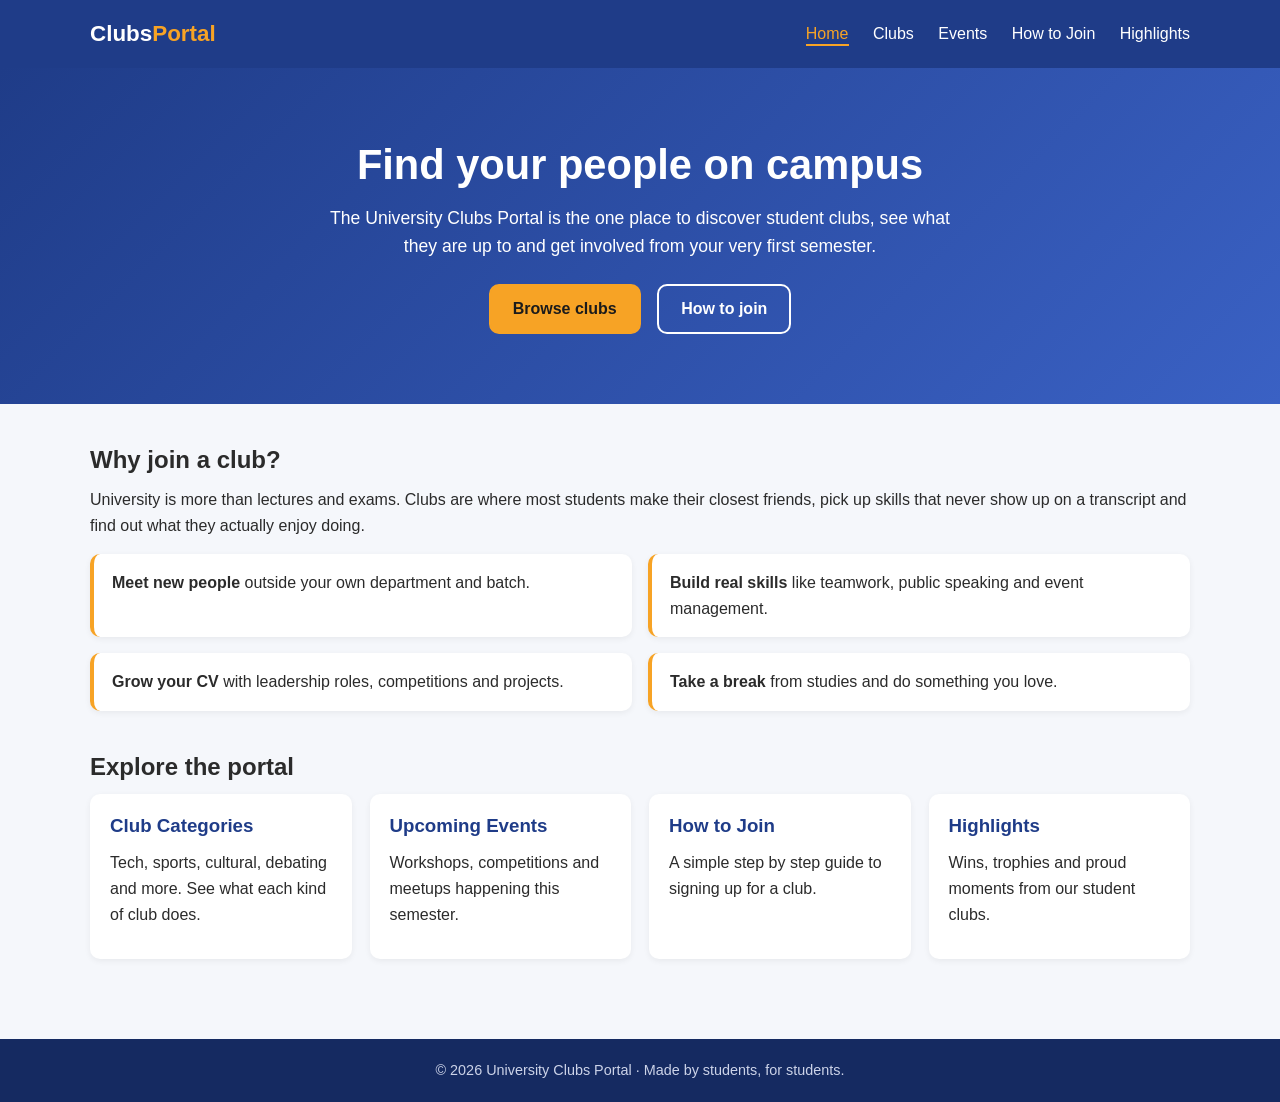
<file: src/index.html>
<!DOCTYPE html>
<html lang="en">
<head>
  <meta charset="UTF-8">
  <meta name="viewport" content="width=device-width, initial-scale=1.0">
  <title>Home | University Clubs Portal</title>
  <link rel="stylesheet" href="../styles/style.css">
</head>
<body>
  <header class="site-header">
    <div class="container header-inner">
      <a href="index.html" class="logo">Clubs<span>Portal</span></a>
      <nav class="main-nav">
        <a href="index.html" class="active" aria-current="page">Home</a>
        <a href="clubs.html">Clubs</a>
        <a href="events.html">Events</a>
        <a href="join.html">How to Join</a>
        <a href="highlights.html">Highlights</a>
      </nav>
    </div>
  </header>

  <section class="hero">
    <div class="container">
      <h1>Find your people on campus</h1>
      <p>The University Clubs Portal is the one place to discover student clubs, see what they are up to and get involved from your very first semester.</p>
      <div class="hero-actions">
        <a href="clubs.html" class="btn">Browse clubs</a>
        <a href="join.html" class="btn btn-outline">How to join</a>
      </div>
    </div>
  </section>

  <main class="container">
    <section class="intro">
      <h2>Why join a club?</h2>
      <p>University is more than lectures and exams. Clubs are where most students make their closest friends, pick up skills that never show up on a transcript and find out what they actually enjoy doing.</p>
      <ul class="benefits">
        <li><strong>Meet new people</strong> outside your own department and batch.</li>
        <li><strong>Build real skills</strong> like teamwork, public speaking and event management.</li>
        <li><strong>Grow your CV</strong> with leadership roles, competitions and projects.</li>
        <li><strong>Take a break</strong> from studies and do something you love.</li>
      </ul>
    </section>

    <section class="explore">
      <h2>Explore the portal</h2>
      <div class="explore-grid">
        <a href="clubs.html" class="explore-card">
          <h3>Club Categories</h3>
          <p>Tech, sports, cultural, debating and more. See what each kind of club does.</p>
        </a>
        <a href="events.html" class="explore-card">
          <h3>Upcoming Events</h3>
          <p>Workshops, competitions and meetups happening this semester.</p>
        </a>
        <a href="join.html" class="explore-card">
          <h3>How to Join</h3>
          <p>A simple step by step guide to signing up for a club.</p>
        </a>
        <a href="highlights.html" class="explore-card">
          <h3>Highlights</h3>
          <p>Wins, trophies and proud moments from our student clubs.</p>
        </a>
      </div>
    </section>
  </main>

  <footer class="site-footer">
    <div class="container">
      <p>&copy; 2026 University Clubs Portal &middot; Made by students, for students.</p>
    </div>
  </footer>
</body>
</html>
</file>
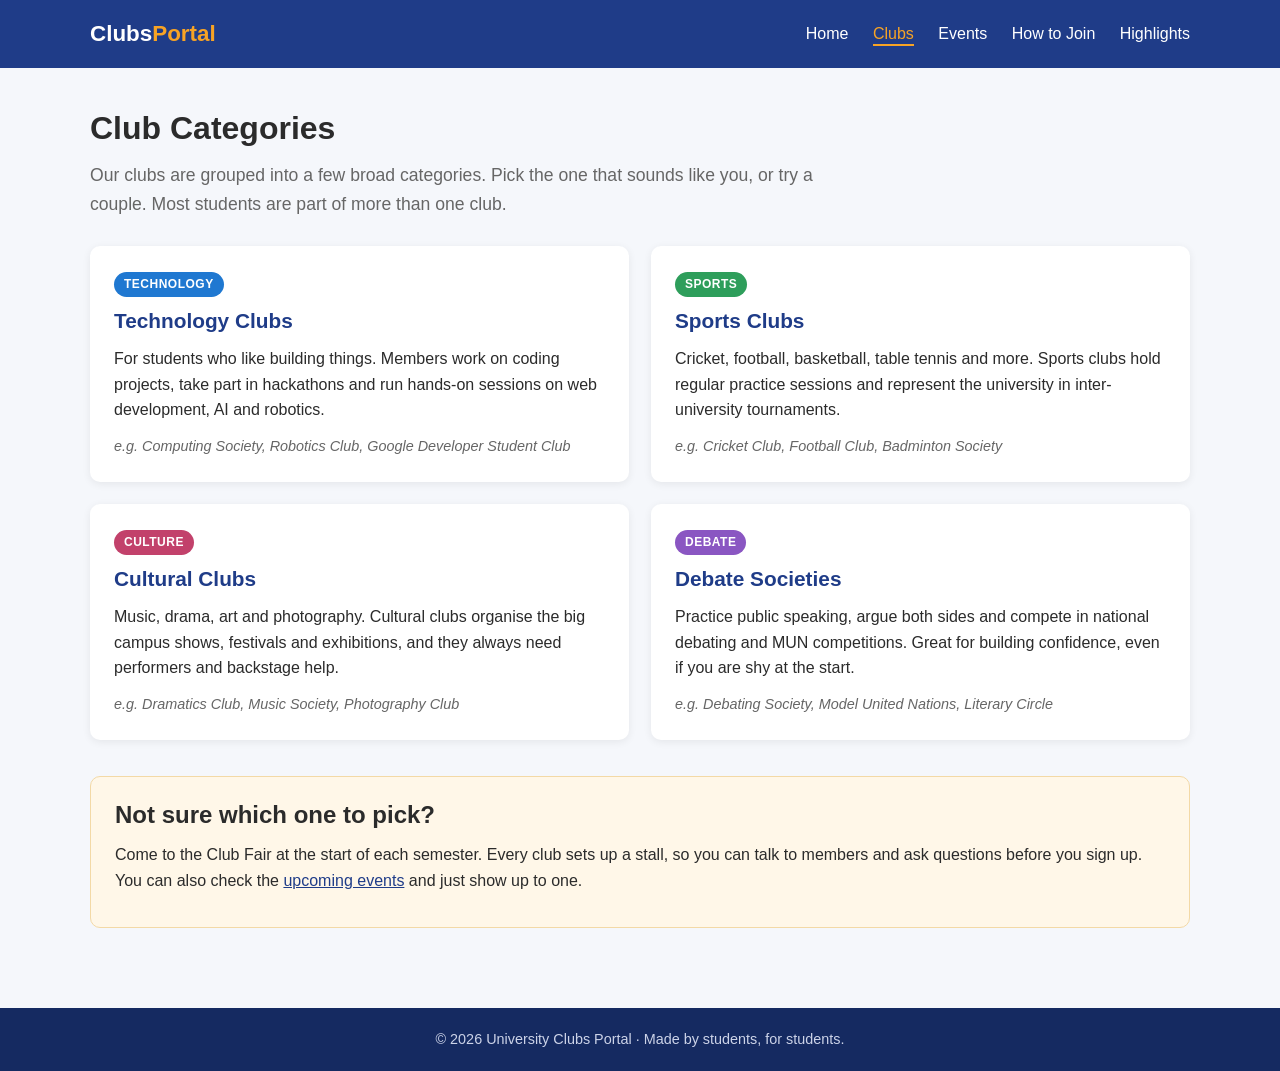
<file: src/clubs.html>
<!DOCTYPE html>
<html lang="en">
<head>
  <meta charset="UTF-8">
  <meta name="viewport" content="width=device-width, initial-scale=1.0">
  <title>Club Categories | University Clubs Portal</title>
  <link rel="stylesheet" href="../styles/style.css">
</head>
<body>
  <header class="site-header">
    <div class="container header-inner">
      <a href="index.html" class="logo">Clubs<span>Portal</span></a>
      <nav class="main-nav">
        <a href="index.html">Home</a>
        <a href="clubs.html" class="active" aria-current="page">Clubs</a>
        <a href="events.html">Events</a>
        <a href="join.html">How to Join</a>
        <a href="highlights.html">Highlights</a>
      </nav>
    </div>
  </header>

  <main class="container">
    <h1>Club Categories</h1>
    <p class="page-lead">Our clubs are grouped into a few broad categories. Pick the one that sounds like you, or try a couple. Most students are part of more than one club.</p>

    <div class="category-grid">
      <article class="category-card">
        <span class="category-tag tag-tech">Technology</span>
        <h2>Technology Clubs</h2>
        <p>For students who like building things. Members work on coding projects, take part in hackathons and run hands-on sessions on web development, AI and robotics.</p>
        <p class="examples">e.g. Computing Society, Robotics Club, Google Developer Student Club</p>
      </article>

      <article class="category-card">
        <span class="category-tag tag-sports">Sports</span>
        <h2>Sports Clubs</h2>
        <p>Cricket, football, basketball, table tennis and more. Sports clubs hold regular practice sessions and represent the university in inter-university tournaments.</p>
        <p class="examples">e.g. Cricket Club, Football Club, Badminton Society</p>
      </article>

      <article class="category-card">
        <span class="category-tag tag-culture">Culture</span>
        <h2>Cultural Clubs</h2>
        <p>Music, drama, art and photography. Cultural clubs organise the big campus shows, festivals and exhibitions, and they always need performers and backstage help.</p>
        <p class="examples">e.g. Dramatics Club, Music Society, Photography Club</p>
      </article>

      <article class="category-card">
        <span class="category-tag tag-debate">Debate</span>
        <h2>Debate Societies</h2>
        <p>Practice public speaking, argue both sides and compete in national debating and MUN competitions. Great for building confidence, even if you are shy at the start.</p>
        <p class="examples">e.g. Debating Society, Model United Nations, Literary Circle</p>
      </article>
    </div>

    <section class="not-sure">
      <h2>Not sure which one to pick?</h2>
      <p>Come to the Club Fair at the start of each semester. Every club sets up a stall, so you can talk to members and ask questions before you sign up. You can also check the <a href="events.html">upcoming events</a> and just show up to one.</p>
    </section>
  </main>

  <footer class="site-footer">
    <div class="container">
      <p>&copy; 2026 University Clubs Portal &middot; Made by students, for students.</p>
    </div>
  </footer>
</body>
</html>
</file>
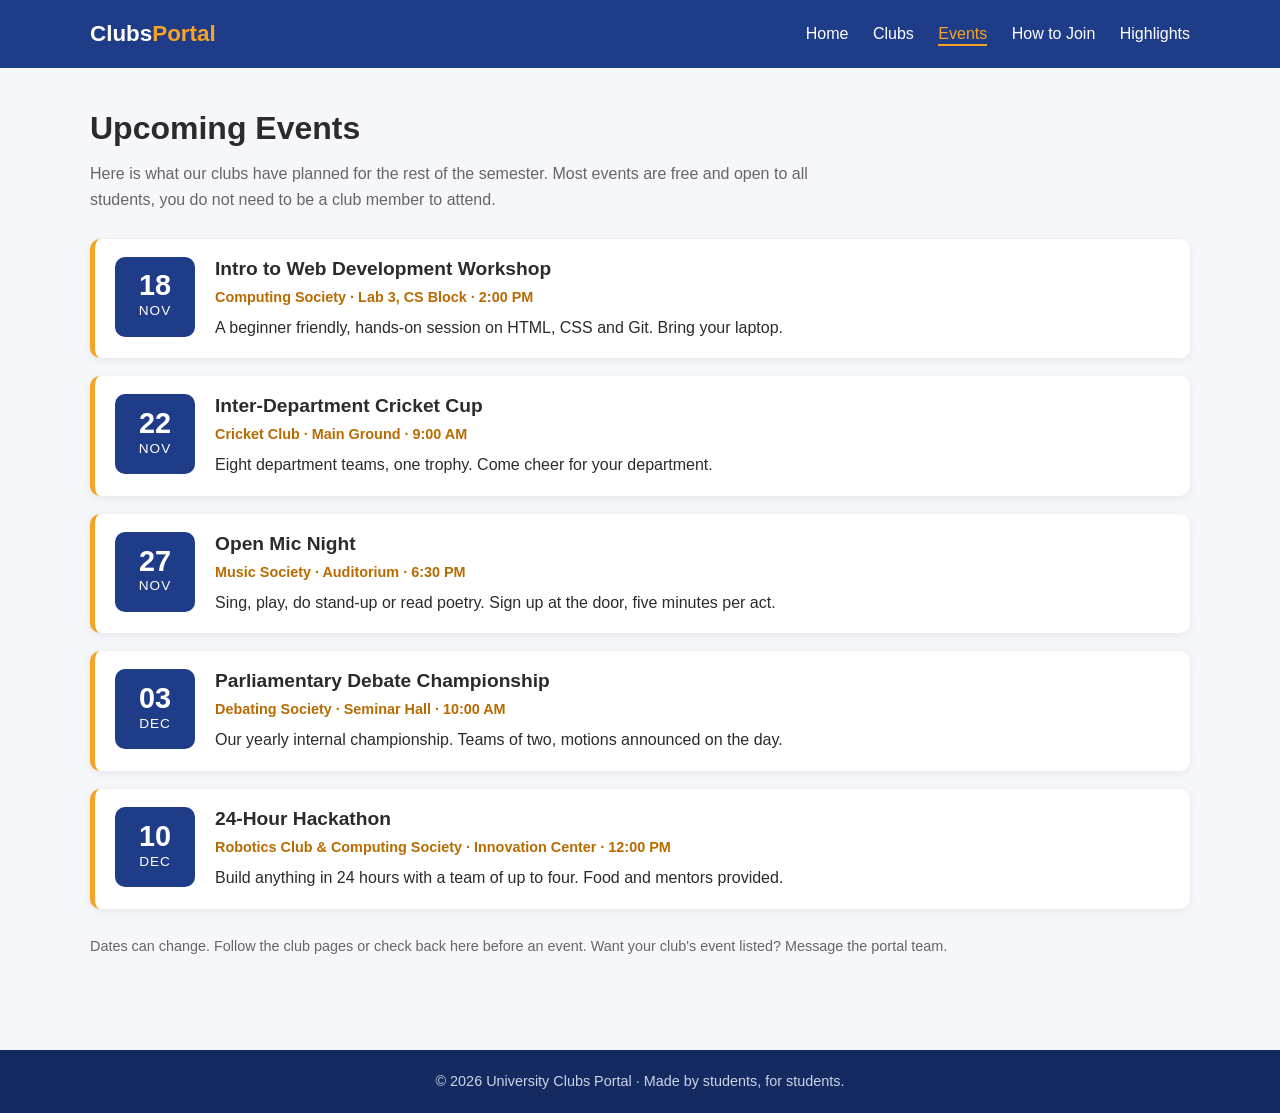
<file: src/events.html>
<!DOCTYPE html>
<html lang="en">
<head>
  <meta charset="UTF-8">
  <meta name="viewport" content="width=device-width, initial-scale=1.0">
  <title>Upcoming Events | University Clubs Portal</title>
  <link rel="stylesheet" href="../styles/style.css">
</head>
<body>
  <header class="site-header">
    <div class="container header-inner">
      <a href="index.html" class="logo">Clubs<span>Portal</span></a>
      <nav class="main-nav">
        <a href="index.html">Home</a>
        <a href="clubs.html">Clubs</a>
        <a href="events.html" class="active" aria-current="page">Events</a>
        <a href="join.html">How to Join</a>
        <a href="highlights.html">Highlights</a>
      </nav>
    </div>
  </header>

  <main class="container">
    <h1>Upcoming Events</h1>
    <p class="events-intro">Here is what our clubs have planned for the rest of the semester. Most events are free and open to all students, you do not need to be a club member to attend.</p>

    <div class="event-list">
      <article class="event">
        <div class="event-date"><span class="day">18</span><span class="month">Nov</span></div>
        <div class="event-info">
          <h2>Intro to Web Development Workshop</h2>
          <p class="event-meta">Computing Society &middot; Lab 3, CS Block &middot; 2:00 PM</p>
          <p>A beginner friendly, hands-on session on HTML, CSS and Git. Bring your laptop.</p>
        </div>
      </article>

      <article class="event">
        <div class="event-date"><span class="day">22</span><span class="month">Nov</span></div>
        <div class="event-info">
          <h2>Inter-Department Cricket Cup</h2>
          <p class="event-meta">Cricket Club &middot; Main Ground &middot; 9:00 AM</p>
          <p>Eight department teams, one trophy. Come cheer for your department.</p>
        </div>
      </article>

      <article class="event">
        <div class="event-date"><span class="day">27</span><span class="month">Nov</span></div>
        <div class="event-info">
          <h2>Open Mic Night</h2>
          <p class="event-meta">Music Society &middot; Auditorium &middot; 6:30 PM</p>
          <p>Sing, play, do stand-up or read poetry. Sign up at the door, five minutes per act.</p>
        </div>
      </article>

      <article class="event">
        <div class="event-date"><span class="day">03</span><span class="month">Dec</span></div>
        <div class="event-info">
          <h2>Parliamentary Debate Championship</h2>
          <p class="event-meta">Debating Society &middot; Seminar Hall &middot; 10:00 AM</p>
          <p>Our yearly internal championship. Teams of two, motions announced on the day.</p>
        </div>
      </article>

      <article class="event">
        <div class="event-date"><span class="day">10</span><span class="month">Dec</span></div>
        <div class="event-info">
          <h2>24-Hour Hackathon</h2>
          <p class="event-meta">Robotics Club &amp; Computing Society &middot; Innovation Center &middot; 12:00 PM</p>
          <p>Build anything in 24 hours with a team of up to four. Food and mentors provided.</p>
        </div>
      </article>
    </div>

    <p class="events-note">Dates can change. Follow the club pages or check back here before an event. Want your club's event listed? Message the portal team.</p>
  </main>

  <footer class="site-footer">
    <div class="container">
      <p>&copy; 2026 University Clubs Portal &middot; Made by students, for students.</p>
    </div>
  </footer>
</body>
</html>
</file>
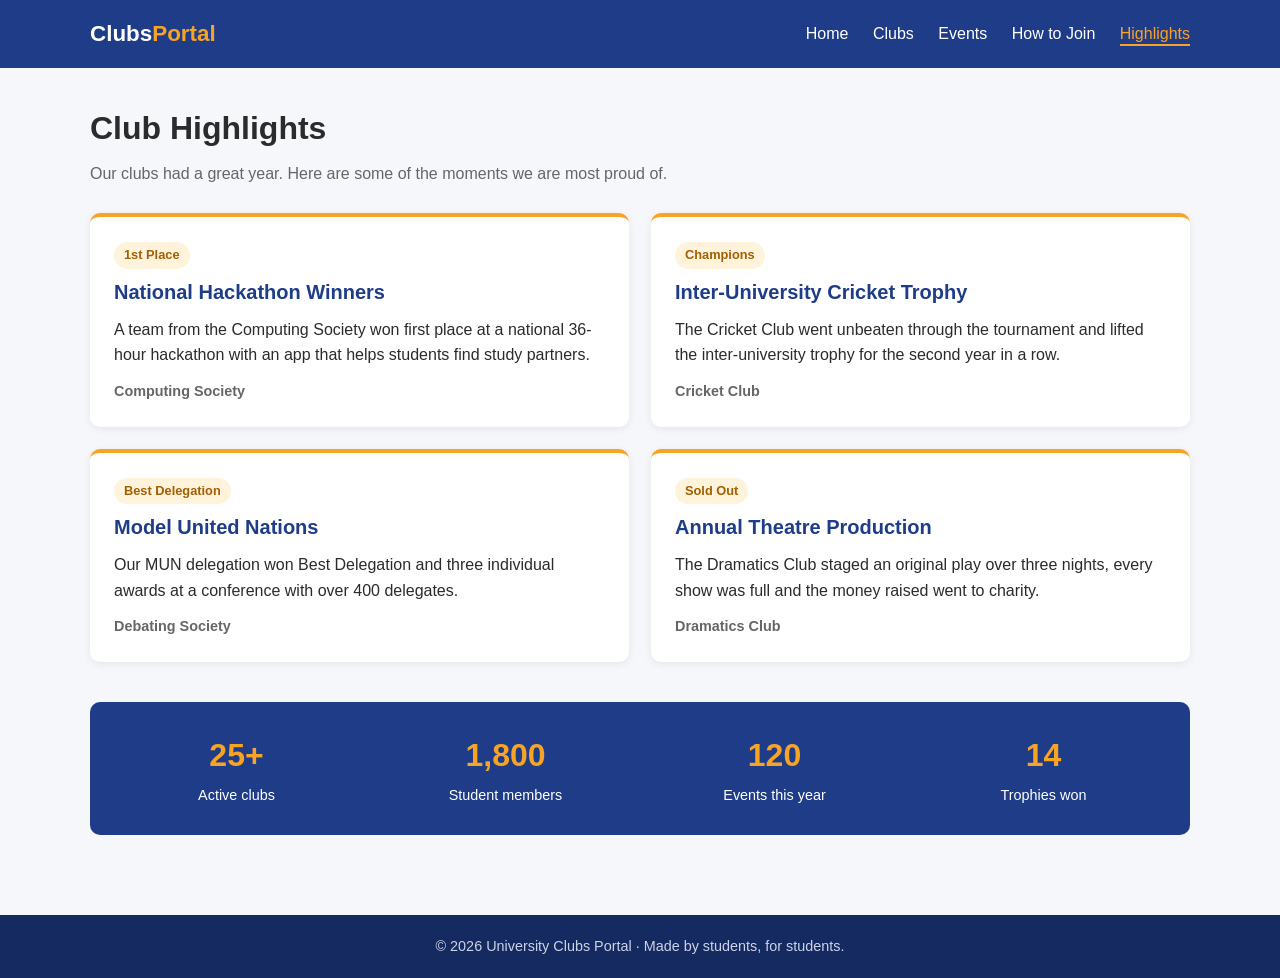
<file: src/highlights.html>
<!DOCTYPE html>
<html lang="en">
<head>
  <meta charset="UTF-8">
  <meta name="viewport" content="width=device-width, initial-scale=1.0">
  <title>Highlights | University Clubs Portal</title>
  <link rel="stylesheet" href="../styles/style.css">
</head>
<body>
  <header class="site-header">
    <div class="container header-inner">
      <a href="index.html" class="logo">Clubs<span>Portal</span></a>
      <nav class="main-nav">
        <a href="index.html">Home</a>
        <a href="clubs.html">Clubs</a>
        <a href="events.html">Events</a>
        <a href="join.html">How to Join</a>
        <a href="highlights.html" class="active" aria-current="page">Highlights</a>
      </nav>
    </div>
  </header>

  <main class="container">
    <h1>Club Highlights</h1>
    <p class="hl-intro">Our clubs had a great year. Here are some of the moments we are most proud of.</p>

    <div class="highlight-grid">
      <article class="highlight">
        <span class="hl-badge">1st Place</span>
        <h2>National Hackathon Winners</h2>
        <p>A team from the Computing Society won first place at a national 36-hour hackathon with an app that helps students find study partners.</p>
        <p class="hl-club">Computing Society</p>
      </article>

      <article class="highlight">
        <span class="hl-badge">Champions</span>
        <h2>Inter-University Cricket Trophy</h2>
        <p>The Cricket Club went unbeaten through the tournament and lifted the inter-university trophy for the second year in a row.</p>
        <p class="hl-club">Cricket Club</p>
      </article>

      <article class="highlight">
        <span class="hl-badge">Best Delegation</span>
        <h2>Model United Nations</h2>
        <p>Our MUN delegation won Best Delegation and three individual awards at a conference with over 400 delegates.</p>
        <p class="hl-club">Debating Society</p>
      </article>

      <article class="highlight">
        <span class="hl-badge">Sold Out</span>
        <h2>Annual Theatre Production</h2>
        <p>The Dramatics Club staged an original play over three nights, every show was full and the money raised went to charity.</p>
        <p class="hl-club">Dramatics Club</p>
      </article>
    </div>

    <section class="stats">
      <div class="stat"><span class="stat-num">25+</span><span class="stat-label">Active clubs</span></div>
      <div class="stat"><span class="stat-num">1,800</span><span class="stat-label">Student members</span></div>
      <div class="stat"><span class="stat-num">120</span><span class="stat-label">Events this year</span></div>
      <div class="stat"><span class="stat-num">14</span><span class="stat-label">Trophies won</span></div>
    </section>
  </main>

  <footer class="site-footer">
    <div class="container">
      <p>&copy; 2026 University Clubs Portal &middot; Made by students, for students.</p>
    </div>
  </footer>
</body>
</html>
</file>
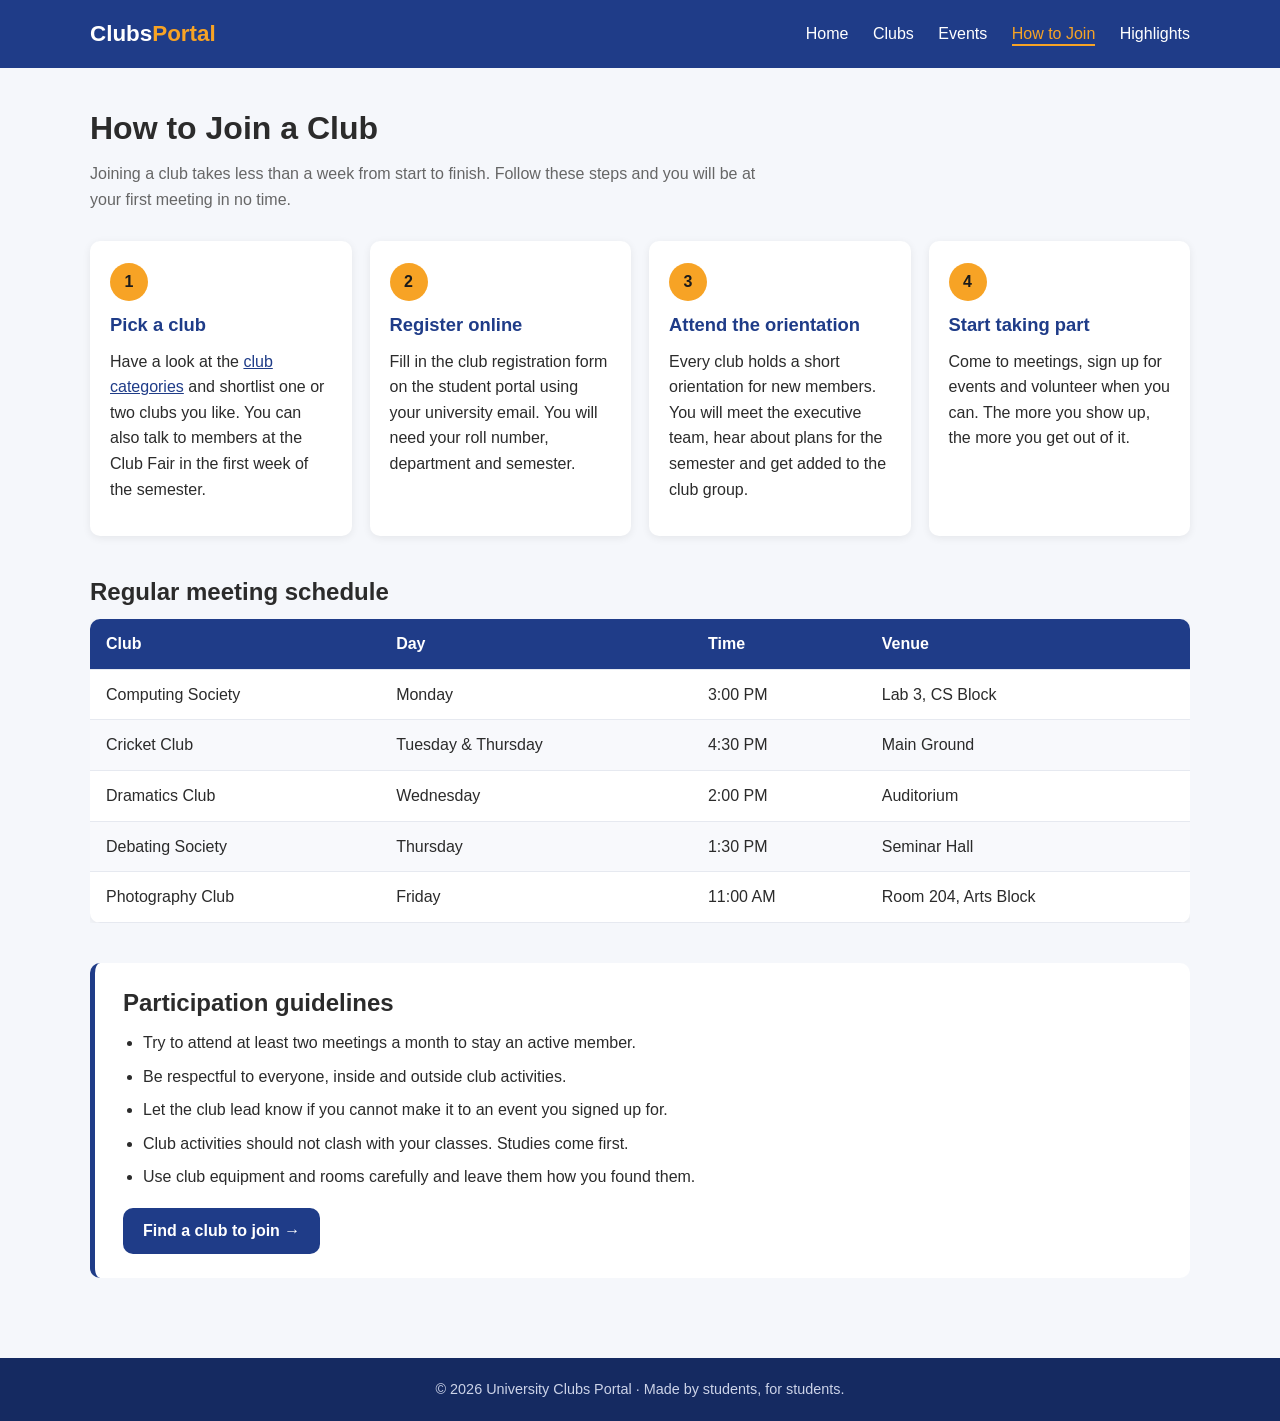
<file: src/join.html>
<!DOCTYPE html>
<html lang="en">
<head>
  <meta charset="UTF-8">
  <meta name="viewport" content="width=device-width, initial-scale=1.0">
  <title>How to Join | University Clubs Portal</title>
  <link rel="stylesheet" href="../styles/style.css">
</head>
<body>
  <header class="site-header">
    <div class="container header-inner">
      <a href="index.html" class="logo">Clubs<span>Portal</span></a>
      <nav class="main-nav">
        <a href="index.html">Home</a>
        <a href="clubs.html">Clubs</a>
        <a href="events.html">Events</a>
        <a href="join.html" class="active" aria-current="page">How to Join</a>
        <a href="highlights.html">Highlights</a>
      </nav>
    </div>
  </header>

  <main class="container">
    <h1>How to Join a Club</h1>
    <p class="join-intro">Joining a club takes less than a week from start to finish. Follow these steps and you will be at your first meeting in no time.</p>

    <ol class="steps">
      <li class="step">
        <h2>Pick a club</h2>
        <p>Have a look at the <a href="clubs.html">club categories</a> and shortlist one or two clubs you like. You can also talk to members at the Club Fair in the first week of the semester.</p>
      </li>
      <li class="step">
        <h2>Register online</h2>
        <p>Fill in the club registration form on the student portal using your university email. You will need your roll number, department and semester.</p>
      </li>
      <li class="step">
        <h2>Attend the orientation</h2>
        <p>Every club holds a short orientation for new members. You will meet the executive team, hear about plans for the semester and get added to the club group.</p>
      </li>
      <li class="step">
        <h2>Start taking part</h2>
        <p>Come to meetings, sign up for events and volunteer when you can. The more you show up, the more you get out of it.</p>
      </li>
    </ol>

    <section class="schedule">
      <h2>Regular meeting schedule</h2>
      <div class="table-wrap">
        <table>
          <thead>
            <tr><th>Club</th><th>Day</th><th>Time</th><th>Venue</th></tr>
          </thead>
          <tbody>
            <tr><td>Computing Society</td><td>Monday</td><td>3:00 PM</td><td>Lab 3, CS Block</td></tr>
            <tr><td>Cricket Club</td><td>Tuesday &amp; Thursday</td><td>4:30 PM</td><td>Main Ground</td></tr>
            <tr><td>Dramatics Club</td><td>Wednesday</td><td>2:00 PM</td><td>Auditorium</td></tr>
            <tr><td>Debating Society</td><td>Thursday</td><td>1:30 PM</td><td>Seminar Hall</td></tr>
            <tr><td>Photography Club</td><td>Friday</td><td>11:00 AM</td><td>Room 204, Arts Block</td></tr>
          </tbody>
        </table>
      </div>
    </section>

    <section class="guidelines">
      <h2>Participation guidelines</h2>
      <ul>
        <li>Try to attend at least two meetings a month to stay an active member.</li>
        <li>Be respectful to everyone, inside and outside club activities.</li>
        <li>Let the club lead know if you cannot make it to an event you signed up for.</li>
        <li>Club activities should not clash with your classes. Studies come first.</li>
        <li>Use club equipment and rooms carefully and leave them how you found them.</li>
      </ul>
      <a href="clubs.html" class="join-cta">Find a club to join &rarr;</a>
    </section>
  </main>

  <footer class="site-footer">
    <div class="container">
      <p>&copy; 2026 University Clubs Portal &middot; Made by students, for students.</p>
    </div>
  </footer>
</body>
</html>
</file>
<file: styles/style.css>
/* ==========================================================
   University Clubs Portal - shared stylesheet
   Every page in src/ links to this file.
   Base styles live here, page specific styles are added
   at the bottom in their own section.
   ========================================================== */

:root {
  --primary: #1f3c88;
  --primary-dark: #152a61;
  --accent: #f7a325;
  --text: #2b2b2b;
  --muted: #666;
  --bg: #f5f7fb;
  --card: #ffffff;
  --radius: 10px;
}

* {
  box-sizing: border-box;
  margin: 0;
  padding: 0;
}

body {
  font-family: "Segoe UI", Arial, sans-serif;
  color: var(--text);
  background: var(--bg);
  line-height: 1.6;
}

a {
  color: var(--primary);
}

img {
  max-width: 100%;
}

.container {
  width: 90%;
  max-width: 1100px;
  margin: 0 auto;
}

main.container {
  padding: 40px 0;
}

h1, h2, h3 {
  line-height: 1.3;
  margin-bottom: 12px;
}

p {
  margin-bottom: 12px;
}

/* ---------- header / nav ---------- */
.site-header {
  background: var(--primary);
  color: #fff;
}

.header-inner {
  display: flex;
  align-items: center;
  justify-content: space-between;
  padding: 16px 0;
}

.logo {
  color: #fff;
  font-size: 1.4rem;
  font-weight: 700;
  text-decoration: none;
}

.logo span {
  color: var(--accent);
}

.main-nav a {
  color: #fff;
  text-decoration: none;
  margin-left: 20px;
  font-weight: 500;
}

.main-nav a:hover,
.main-nav a.active {
  color: var(--accent);
}

.main-nav a.active {
  border-bottom: 2px solid var(--accent);
  padding-bottom: 2px;
}

/* ---------- footer ---------- */
.site-footer {
  background: var(--primary-dark);
  color: #ccd3e8;
  text-align: center;
  padding: 20px 0;
  margin-top: 40px;
  font-size: 0.9rem;
}

.site-footer p {
  margin: 0;
}

/* ---------- responsive (shared) ---------- */
@media (max-width: 700px) {
  .header-inner {
    flex-direction: column;
    gap: 10px;
  }

  .main-nav {
    display: flex;
    flex-wrap: wrap;
    justify-content: center;
    gap: 8px 16px;
  }

  .main-nav a {
    margin-left: 0;
  }
}

/* ==========================================================
   Home page (index.html)
   ========================================================== */
.btn {
  display: inline-block;
  background: var(--accent);
  color: #1b1b1b;
  padding: 10px 22px;
  border-radius: var(--radius);
  text-decoration: none;
  font-weight: 600;
  border: 2px solid var(--accent);
}

.btn:hover {
  background: #e08f12;
  border-color: #e08f12;
}

.btn-outline {
  background: transparent;
  color: #fff;
  border-color: #fff;
}

.btn-outline:hover {
  background: #fff;
  color: var(--primary);
  border-color: #fff;
}

.hero {
  background: linear-gradient(135deg, var(--primary), #3a61c4);
  color: #fff;
  padding: 70px 0;
  text-align: center;
}

.hero h1 {
  font-size: 2.6rem;
}

.hero p {
  max-width: 640px;
  margin: 0 auto 24px;
  font-size: 1.1rem;
}

.hero-actions .btn {
  margin: 0 6px;
}

.benefits {
  list-style: none;
  display: grid;
  grid-template-columns: repeat(2, 1fr);
  gap: 16px;
  margin-top: 16px;
}

.benefits li {
  background: var(--card);
  padding: 16px 18px;
  border-left: 4px solid var(--accent);
  border-radius: var(--radius);
  box-shadow: 0 2px 6px rgba(0, 0, 0, 0.06);
}

.explore {
  margin-top: 40px;
}

.explore-grid {
  display: grid;
  grid-template-columns: repeat(4, 1fr);
  gap: 18px;
}

.explore-card {
  background: var(--card);
  padding: 20px;
  border-radius: var(--radius);
  text-decoration: none;
  color: var(--text);
  box-shadow: 0 2px 6px rgba(0, 0, 0, 0.06);
  transition: transform 0.2s;
}

.explore-card:hover {
  transform: translateY(-4px);
}

.explore-card h3 {
  color: var(--primary);
}

@media (max-width: 900px) {
  .explore-grid {
    grid-template-columns: repeat(2, 1fr);
  }
}

@media (max-width: 700px) {
  .hero {
    padding: 45px 0;
  }

  .hero h1 {
    font-size: 1.8rem;
  }

  .hero-actions .btn {
    display: block;
    margin: 10px auto;
    max-width: 220px;
  }

  .benefits,
  .explore-grid {
    grid-template-columns: 1fr;
  }
}

/* ==========================================================
   Clubs page (clubs.html)
   ========================================================== */
.page-lead {
  font-size: 1.1rem;
  color: var(--muted);
  max-width: 750px;
  margin-bottom: 28px;
}

.category-grid {
  display: grid;
  grid-template-columns: repeat(2, 1fr);
  gap: 22px;
}

.category-card {
  background: var(--card);
  padding: 24px;
  border-radius: var(--radius);
  box-shadow: 0 2px 8px rgba(0, 0, 0, 0.07);
}

.category-card h2 {
  font-size: 1.3rem;
  color: var(--primary);
}

.category-tag {
  display: inline-block;
  font-size: 0.75rem;
  font-weight: 700;
  text-transform: uppercase;
  letter-spacing: 0.5px;
  padding: 3px 10px;
  border-radius: 20px;
  margin-bottom: 10px;
  color: #fff;
}

.tag-tech { background: #1f78d1; }
.tag-sports { background: #2e9e5b; }
.tag-culture { background: #c2416b; }
.tag-debate { background: #8a56c2; }

.examples {
  font-size: 0.9rem;
  color: var(--muted);
  font-style: italic;
  margin-bottom: 0;
}

.not-sure {
  margin-top: 36px;
  background: #fff7e8;
  border: 1px solid #f3d9a6;
  border-radius: var(--radius);
  padding: 22px 24px;
}

@media (max-width: 700px) {
  .category-grid {
    grid-template-columns: 1fr;
  }
}

/* ==========================================================
   Events page (events.html)
   ========================================================== */
.events-intro {
  color: var(--muted);
  max-width: 720px;
  margin-bottom: 26px;
}

.event-list {
  display: flex;
  flex-direction: column;
  gap: 18px;
}

.event {
  display: flex;
  gap: 20px;
  border-left: 5px solid var(--accent);
  background: var(--card);
  border-radius: var(--radius);
  padding: 18px 20px;
  box-shadow: 0 2px 8px rgba(0, 0, 0, 0.07);
}

.event-date {
  flex: 0 0 80px;
  height: 80px;
  background: var(--primary);
  color: #fff;
  border-radius: var(--radius);
  display: flex;
  flex-direction: column;
  align-items: center;
  justify-content: center;
}

.event-date .day {
  font-size: 1.8rem;
  font-weight: 700;
  line-height: 1;
}

.event-date .month {
  text-transform: uppercase;
  font-size: 0.85rem;
  letter-spacing: 1px;
}

.event-info h2 {
  font-size: 1.2rem;
  margin-bottom: 4px;
}

.event-meta {
  color: #b86b00;
  font-weight: 600;
  font-size: 0.9rem;
  margin-bottom: 6px;
}

.event-info p:last-child {
  margin-bottom: 0;
}

@media (max-width: 600px) {
  .event {
    flex-direction: column;
    gap: 12px;
  }

  .event-date {
    flex: none;
    flex-direction: row;
    align-items: baseline;
    gap: 8px;
    height: auto;
    width: fit-content;
    padding: 6px 14px;
  }

  .event-date .day {
    font-size: 1.3rem;
  }
}

.events-note {
  margin-top: 26px;
  font-size: 0.9rem;
  color: var(--muted);
}

/* ==========================================================
   Join page (join.html)
   ========================================================== */
.join-intro {
  color: var(--muted);
  max-width: 700px;
  margin-bottom: 28px;
}

.steps {
  list-style: none;
  counter-reset: step;
  display: grid;
  grid-template-columns: repeat(4, 1fr);
  gap: 18px;
}

.step {
  counter-increment: step;
  background: var(--card);
  border-radius: var(--radius);
  padding: 22px 20px;
  box-shadow: 0 2px 8px rgba(0, 0, 0, 0.07);
  position: relative;
}

.step::before {
  content: counter(step);
  display: flex;
  align-items: center;
  justify-content: center;
  width: 38px;
  height: 38px;
  border-radius: 50%;
  background: var(--accent);
  color: #1b1b1b;
  font-weight: 700;
  margin-bottom: 12px;
}

.step h2 {
  font-size: 1.15rem;
  color: var(--primary);
}

.schedule {
  margin-top: 40px;
}

.table-wrap {
  overflow-x: auto;
}

.schedule table {
  width: 100%;
  border-collapse: collapse;
  background: var(--card);
  border-radius: var(--radius);
  overflow: hidden;
  box-shadow: 0 2px 8px rgba(0, 0, 0, 0.07);
}

.schedule th,
.schedule td {
  padding: 12px 16px;
  text-align: left;
  border-bottom: 1px solid #e6e9f0;
}

.schedule th {
  background: var(--primary);
  color: #fff;
}

.schedule tbody tr:nth-child(even) {
  background: #f8f9fc;
}

.guidelines {
  margin-top: 40px;
  background: var(--card);
  border-left: 5px solid var(--primary);
  border-radius: var(--radius);
  padding: 24px 28px;
}

.guidelines ul {
  padding-left: 20px;
  margin-bottom: 18px;
}

.guidelines li {
  margin-bottom: 8px;
}

.join-cta {
  display: inline-block;
  background: var(--primary);
  color: #fff;
  padding: 10px 20px;
  border-radius: var(--radius);
  text-decoration: none;
  font-weight: 600;
}

.join-cta:hover {
  background: var(--primary-dark);
}

@media (max-width: 900px) {
  .steps {
    grid-template-columns: repeat(2, 1fr);
  }
}

@media (max-width: 560px) {
  .steps {
    grid-template-columns: 1fr;
  }

  .schedule th,
  .schedule td {
    padding: 10px;
    font-size: 0.9rem;
  }
}

/* ==========================================================
   Highlights page (highlights.html)
   ========================================================== */
.hl-intro {
  color: var(--muted);
  margin-bottom: 26px;
}

.highlight-grid {
  display: grid;
  grid-template-columns: repeat(2, 1fr);
  gap: 22px;
}

.highlight {
  background: var(--card);
  border-radius: var(--radius);
  padding: 24px;
  box-shadow: 0 2px 8px rgba(0, 0, 0, 0.07);
  border-top: 4px solid var(--accent);
}

.highlight h2 {
  font-size: 1.25rem;
  color: var(--primary);
}

.hl-badge {
  display: inline-block;
  background: #fff3dc;
  color: #a35f00;
  font-size: 0.8rem;
  font-weight: 700;
  padding: 3px 10px;
  border-radius: 20px;
  margin-bottom: 10px;
}

.hl-club {
  font-size: 0.9rem;
  font-weight: 600;
  color: var(--muted);
  margin-bottom: 0;
}

.stats {
  margin-top: 40px;
  display: grid;
  grid-template-columns: repeat(4, 1fr);
  gap: 16px;
  background: var(--primary);
  border-radius: var(--radius);
  padding: 28px 20px;
  text-align: center;
  color: #fff;
}

.stat-num {
  display: block;
  font-size: 2rem;
  font-weight: 700;
  color: var(--accent);
}

.stat-label {
  font-size: 0.9rem;
}

@media (max-width: 700px) {
  .highlight-grid {
    grid-template-columns: 1fr;
  }

  .stats {
    grid-template-columns: repeat(2, 1fr);
    row-gap: 24px;
  }
}
</file>
